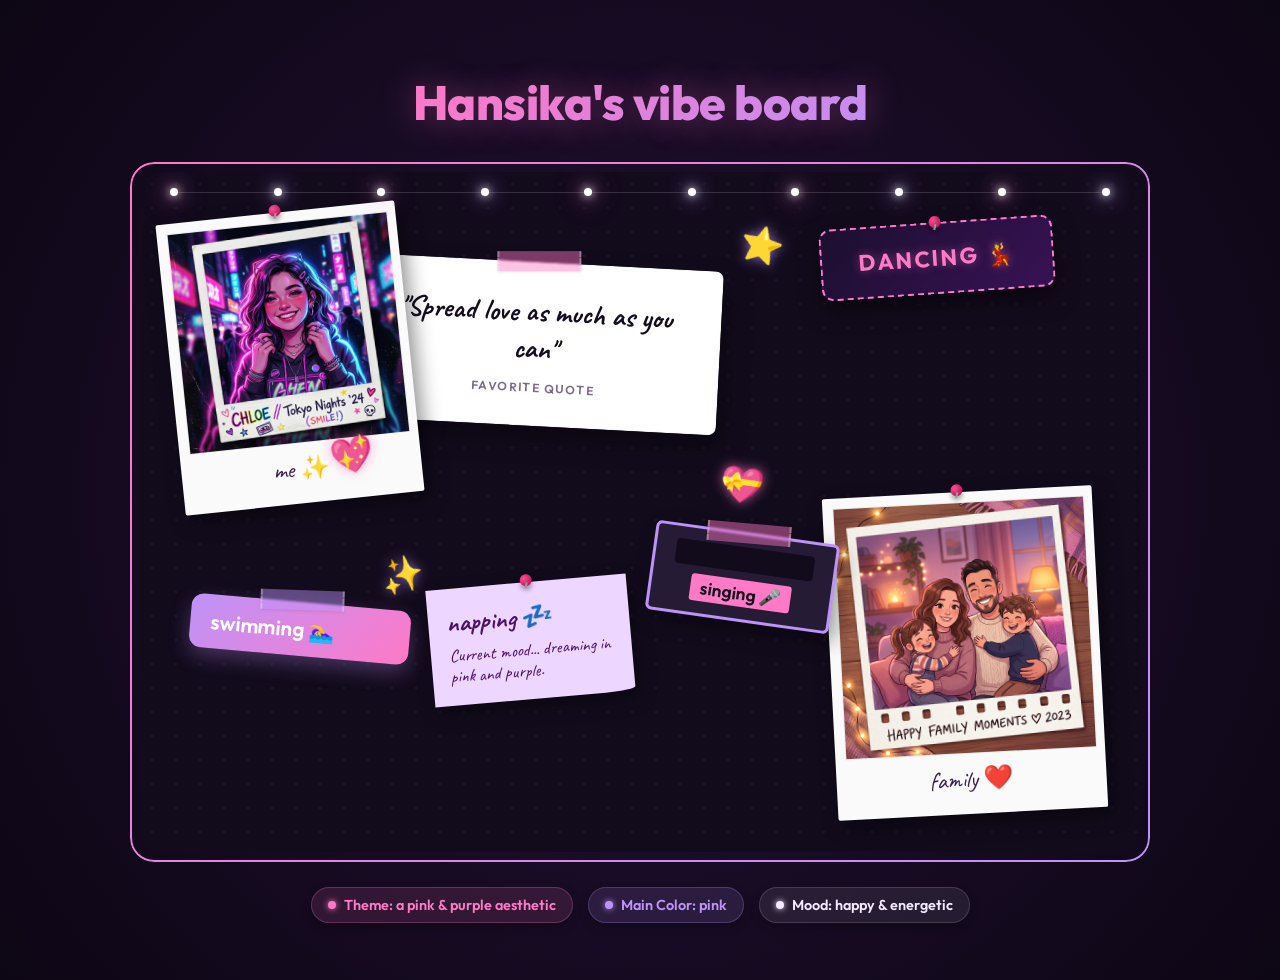
<file: index.html>
<!DOCTYPE html>
<html lang="en">
<head>
  <meta charset="UTF-8">
  <meta name="viewport" content="width=device-width, initial-scale=1.0">
  <title>Hansika's vibe board</title>
  <link rel="stylesheet" href="style.css">
</head>
<body>

  <h1>Hansika's vibe board</h1>

  <!-- Glow Line Border Container -->
  <div class="board-container">
    <div class="board-glow"></div>
    
    <div class="vibe-board">
      
      <!-- Fairy Lights Decoration -->
      <div class="fairy-lights">
        <span class="light"></span>
        <span class="light"></span>
        <span class="light"></span>
        <span class="light"></span>
        <span class="light"></span>
        <span class="light"></span>
        <span class="light"></span>
        <span class="light"></span>
        <span class="light"></span>
        <span class="light"></span>
      </div>

      <!-- PHOTO: Picture of Me (Polaroid) -->
      <div class="board-item polaroid" id="card-me">
        <div class="pushpin"></div>
        <img src="assets/me.png" alt="A picture of me">
        <div class="polaroid-caption">me ✨</div>
      </div>

      <!-- PHOTO: Picture of Family (Polaroid) -->
      <div class="board-item polaroid" id="card-family">
        <div class="pushpin"></div>
        <img src="assets/family.png" alt="My family">
        <div class="polaroid-caption">family ❤️</div>
      </div>

      <!-- QUOTE: Favorite Quote (Taped Card) -->
      <div class="board-item quote-card" id="card-quote">
        <div class="washi-tape"></div>
        <blockquote>"Spread love as much as you can"</blockquote>
        <div class="quote-author">Favorite Quote</div>
      </div>

      <!-- INTERESTS & DECORATIONS -->
      
      <!-- Swimming (Mini Poster) -->
      <div class="board-item interest-card swimming" id="interest-swimming">
        <div class="washi-tape washi-blue"></div>
        <h3>swimming 🏊‍♀️</h3>
      </div>

      <!-- Napping (Sticky Note) -->
      <div class="board-item sticky-note purple" id="interest-napping">
        <div class="pushpin"></div>
        <h3>napping 💤</h3>
        <p>Current mood... dreaming in pink and purple.</p>
      </div>

      <!-- Dancing (Retro Poster) -->
      <div class="board-item poster-card dancing" id="interest-dancing">
        <div class="pushpin"></div>
        <h3>dancing 💃</h3>
      </div>

      <!-- Singing (Cassette Tape Card) -->
      <div class="board-item cassette-card singing" id="interest-singing">
        <div class="washi-tape"></div>
        <div class="cassette-label">singing 🎤</div>
      </div>

      <!-- Stickers (Hearts and Stars) -->
      <div class="sticker sticker-heart" id="sticker-heart-1">💖</div>
      <div class="sticker sticker-star" id="sticker-star-1">⭐</div>
      <div class="sticker sticker-heart" id="sticker-heart-2">💝</div>
      <div class="sticker sticker-star" id="sticker-star-2">✨</div>

    </div>
  </div>

  <!-- Small Theme Labels below the board -->
  <div class="labels-container">
    <div class="theme-label">Theme: a pink & purple aesthetic</div>
    <div class="theme-label">Main Color: pink</div>
    <div class="theme-label">Mood: happy & energetic</div>
  </div>

</body>
</html>
</file>
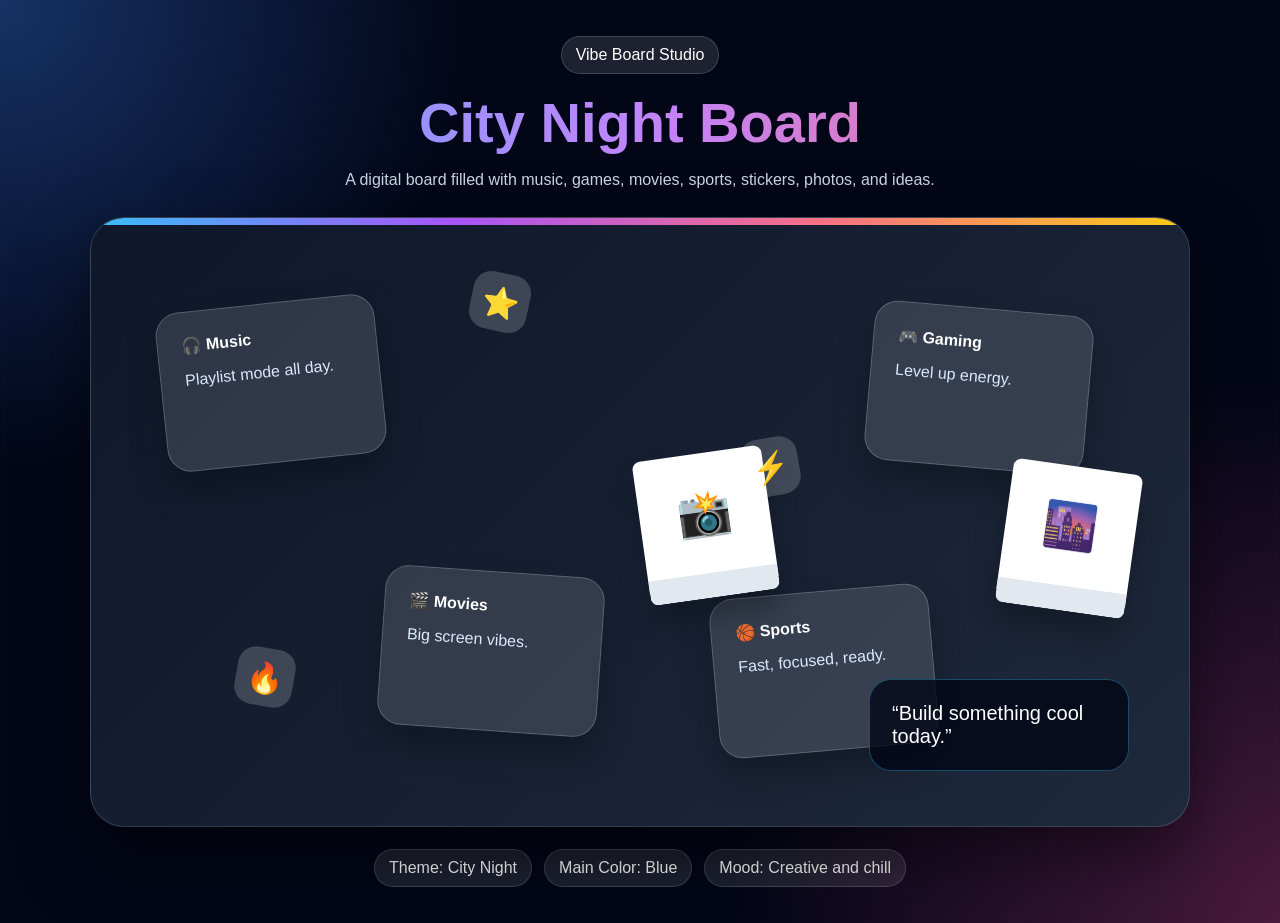
<file: examples/sample-board.html>
<!DOCTYPE html>
<html lang="en">
<head>
  <meta charset="UTF-8">
  <meta name="viewport" content="width=device-width, initial-scale=1.0">
  <title>Vibe Board Studio Sample</title>
  <link rel="stylesheet" href="sample-board.css">
</head>
<body>
  <main class="page">
    <header class="heading">
      <span>Vibe Board Studio</span>
      <h1>City Night Board</h1>
      <p>A digital board filled with music, games, movies, sports, stickers, photos, and ideas.</p>
    </header>

    <section class="board">
      <article class="card card-one"><b>🎧 Music</b><p>Playlist mode all day.</p></article>
      <article class="card card-two"><b>🎮 Gaming</b><p>Level up energy.</p></article>
      <article class="card card-three"><b>🎬 Movies</b><p>Big screen vibes.</p></article>
      <article class="card card-four"><b>🏀 Sports</b><p>Fast, focused, ready.</p></article>

      <div class="photo photo-one">📸</div>
      <div class="photo photo-two">🌆</div>

      <div class="sticker sticker-one">⭐</div>
      <div class="sticker sticker-two">⚡</div>
      <div class="sticker sticker-three">🔥</div>

      <blockquote>“Build something cool today.”</blockquote>
    </section>

    <footer>
      <span>Theme: City Night</span>
      <span>Main Color: Blue</span>
      <span>Mood: Creative and chill</span>
    </footer>
  </main>
</body>
</html>
</file>
<file: style.css>
@import url('https://fonts.googleapis.com/css2?family=Caveat:wght@700&family=Outfit:wght@400;600;800&display=swap');

body {
  font-family: 'Outfit', sans-serif;
  background: radial-gradient(circle at center, #231135 0%, #0d0614 100%);
  color: #f3e8ff;
  min-height: 100vh;
  margin: 0;
  padding: 40px 20px;
  display: flex;
  flex-direction: column;
  align-items: center;
  overflow-x: hidden;
}

h1 {
  font-size: 3rem;
  font-weight: 800;
  margin-bottom: 30px;
  background: linear-gradient(135deg, #ff79c6 0%, #bd93f9 100%);
  -webkit-background-clip: text;
  -webkit-text-fill-color: transparent;
  text-shadow: 0 0 35px rgba(255, 121, 198, 0.4);
  letter-spacing: -0.5px;
  text-align: center;
}

/* One Large Board Area Container */
.board-container {
  width: 100%;
  max-width: 1000px;
  position: relative;
  padding: 10px;
  border-radius: 24px;
}

/* Colorful glow line along the board */
.board-glow {
  position: absolute;
  top: 0; left: 0; right: 0; bottom: 0;
  border-radius: 24px;
  border: 2px solid transparent;
  background: linear-gradient(135deg, #ff79c6, #bd93f9) border-box;
  -webkit-mask: linear-gradient(#fff 0 0) padding-box, linear-gradient(#fff 0 0);
  -webkit-mask-composite: destination-out;
  mask-composite: exclude;
  pointer-events: none;
  box-shadow: 0 0 30px rgba(255, 121, 198, 0.35);
}

.vibe-board {
  position: relative;
  width: 100%;
  height: 680px;
  background-color: #120b1c;
  border-radius: 18px;
  overflow: hidden;
  background-image: 
    radial-gradient(rgba(255, 255, 255, 0.05) 1px, transparent 1px);
  background-size: 24px 24px;
}

/* Fairy Lights string across top */
.fairy-lights {
  position: absolute;
  top: 15px;
  left: 3%;
  right: 3%;
  height: 10px;
  display: flex;
  justify-content: space-between;
  align-items: center;
  z-index: 10;
  pointer-events: none;
}
.fairy-lights::before {
  content: '';
  position: absolute;
  top: 50%;
  left: 0;
  width: 100%;
  height: 1px;
  background: rgba(255, 255, 255, 0.15);
  z-index: -1;
}
.light {
  width: 8px;
  height: 8px;
  border-radius: 50%;
  background: #fff;
  box-shadow: 0 0 10px #fff, 0 0 20px #ff79c6, 0 0 30px #ff79c6;
}
.light:nth-child(even) {
  box-shadow: 0 0 10px #fff, 0 0 20px #bd93f9, 0 0 30px #bd93f9;
}

/* Collage Items Base class */
.board-item {
  position: absolute;
  transition: transform 0.3s cubic-bezier(0.175, 0.885, 0.32, 1.275), box-shadow 0.3s ease;
  user-select: none;
}

.board-item:hover {
  transform: scale(1.06) rotate(0deg) !important;
  box-shadow: 0 15px 35px rgba(0,0,0,0.6);
  z-index: 30 !important;
}

/* Pushpin Decoration */
.pushpin {
  position: absolute;
  top: -8px;
  left: 50%;
  transform: translateX(-50%);
  width: 12px;
  height: 12px;
  background: radial-gradient(circle at 4px 4px, #ff4d94, #aa0044);
  border-radius: 50%;
  box-shadow: 0 4px 4px rgba(0,0,0,0.3);
  z-index: 10;
}
.pushpin::after {
  content: '';
  position: absolute;
  top: 8px;
  left: 5px;
  width: 2px;
  height: 6px;
  background: #999;
  transform: rotate(15deg);
}

/* Washi Tape Decoration */
.washi-tape {
  position: absolute;
  top: -12px;
  left: 50%;
  transform: translateX(-50%) rotate(-3deg);
  width: 80px;
  height: 20px;
  background: rgba(255, 121, 198, 0.45);
  backdrop-filter: blur(1px);
  border-left: 2px dashed rgba(255,255,255,0.3);
  border-right: 2px dashed rgba(255,255,255,0.3);
  box-shadow: 0 1px 3px rgba(0,0,0,0.1);
  z-index: 10;
}
.washi-blue {
  background: rgba(189, 147, 249, 0.45);
}

/* Polaroids styling */
.polaroid {
  background: #fafafa;
  padding: 10px 10px 20px 10px;
  box-shadow: 5px 8px 20px rgba(0,0,0,0.45);
  border-radius: 2px;
  color: #2b2b2b;
}
.polaroid img {
  width: 100%;
  height: auto;
  border: 1px solid rgba(0,0,0,0.06);
  display: block;
}
.polaroid-caption {
  font-family: 'Caveat', cursive;
  font-size: 1.5rem;
  margin-top: 10px;
  text-align: center;
  color: #3b2054;
}

/* Sticky Note styling */
.sticky-note {
  padding: 18px;
  box-shadow: 4px 8px 18px rgba(0,0,0,0.35);
  font-family: 'Caveat', cursive;
  width: 160px;
  border-bottom-right-radius: 30px 4px;
}
.sticky-note h3 {
  margin: 0 0 6px 0;
  font-size: 1.6rem;
}
.sticky-note p {
  margin: 0;
  font-size: 1.1rem;
  line-height: 1.2;
}
.sticky-note.purple {
  background: #edd6ff;
  color: #4c116c;
}

/* Quote Card Styling */
.quote-card {
  background: #ffffff;
  color: #140d1f;
  padding: 30px 24px;
  border-radius: 8px;
  box-shadow: 6px 12px 25px rgba(0,0,0,0.4);
  font-family: 'Caveat', cursive;
  text-align: center;
  border: 1px solid rgba(0,0,0,0.05);
}
.quote-card blockquote {
  font-size: 1.8rem;
  margin: 0;
  line-height: 1.3;
  font-weight: 700;
}
.quote-card .quote-author {
  font-family: 'Outfit', sans-serif;
  font-size: 0.75rem;
  text-transform: uppercase;
  color: #7c6890;
  margin-top: 12px;
  font-weight: 600;
  letter-spacing: 1.5px;
}

/* Specific Interests & Cards Styling */
.interest-card.swimming {
  background: linear-gradient(135deg, #bd93f9, #ff79c6);
  padding: 14px 20px;
  border-radius: 12px;
  box-shadow: 0 8px 20px rgba(189,147,249,0.3);
  color: #fff;
}
.interest-card.swimming h3 {
  margin: 0;
  font-size: 1.3rem;
  font-weight: 600;
}

.poster-card.dancing {
  background: linear-gradient(135deg, #1c0f30, #381254);
  border: 2px dashed #ff79c6;
  border-radius: 12px;
  padding: 20px;
  color: #ff79c6;
  box-shadow: 0 10px 22px rgba(0,0,0,0.5);
  text-align: center;
}
.poster-card.dancing h3 {
  margin: 0;
  font-size: 1.4rem;
  text-transform: uppercase;
  letter-spacing: 2px;
  text-shadow: 0 0 10px rgba(255, 121, 198, 0.4);
}

.cassette-card.singing {
  background: #251b35;
  border: 3px solid #bd93f9;
  border-radius: 6px;
  padding: 12px;
  box-shadow: 6px 8px 20px rgba(0,0,0,0.4);
  color: #f3e8ff;
  display: flex;
  flex-direction: column;
  align-items: center;
  justify-content: center;
  position: relative;
}
.cassette-card.singing::before {
  content: '';
  width: 90%;
  height: 25px;
  background: #120b1c;
  border-radius: 4px;
  margin-bottom: 8px;
}
.cassette-label {
  font-size: 1.1rem;
  font-weight: 600;
  background: #ff79c6;
  color: #120b1c;
  padding: 2px 10px;
  border-radius: 3px;
}

/* Floating Stickers */
.sticker {
  position: absolute;
  z-index: 15;
  font-size: 2.2rem;
  cursor: pointer;
  transition: transform 0.2s cubic-bezier(0.175, 0.885, 0.32, 1.275);
}
.sticker:hover {
  transform: scale(1.3) rotate(0deg) !important;
  z-index: 25;
}
.sticker-heart {
  filter: drop-shadow(0 0 6px rgba(255, 121, 198, 0.7));
}
.sticker-star {
  filter: drop-shadow(0 0 6px rgba(189, 147, 249, 0.7));
}

/* Theme Labels Container */
.labels-container {
  display: flex;
  gap: 15px;
  margin-top: 25px;
  flex-wrap: wrap;
  justify-content: center;
}
.theme-label {
  background: rgba(255, 121, 198, 0.12);
  border: 1px solid rgba(255, 121, 198, 0.25);
  padding: 8px 16px;
  border-radius: 30px;
  font-size: 0.9rem;
  font-weight: 600;
  color: #ff79c6;
  box-shadow: 0 4px 10px rgba(0,0,0,0.25);
  display: flex;
  align-items: center;
  gap: 8px;
}
.theme-label::before {
  content: '';
  width: 8px;
  height: 8px;
  border-radius: 50%;
  background: #ff79c6;
  box-shadow: 0 0 6px #ff79c6;
}
.theme-label:nth-child(2) {
  background: rgba(189, 147, 249, 0.12);
  border: 1px solid rgba(189, 147, 249, 0.25);
  color: #bd93f9;
}
.theme-label:nth-child(2)::before {
  background: #bd93f9;
  box-shadow: 0 0 6px #bd93f9;
}
.theme-label:nth-child(3) {
  background: rgba(243, 232, 255, 0.08);
  border: 1px solid rgba(243, 232, 255, 0.15);
  color: #f3e8ff;
}
.theme-label:nth-child(3)::before {
  background: #f3e8ff;
  box-shadow: 0 0 6px #f3e8ff;
}

/* Absolute Positions & Rotations for Collage Layout */
#card-me {
  top: 40px;
  left: 3%;
  width: 220px;
  transform: rotate(-6deg);
  z-index: 5;
}

#card-family {
  top: 320px;
  left: 69%;
  width: 250px;
  transform: rotate(-3deg);
  z-index: 6;
}

#card-quote {
  top: 90px;
  left: 21%;
  width: 320px;
  transform: rotate(3deg);
  z-index: 4;
}

#interest-swimming {
  top: 430px;
  left: 5%;
  width: 180px;
  transform: rotate(5deg);
  z-index: 7;
}

#interest-napping {
  top: 410px;
  left: 29%;
  width: 165px;
  transform: rotate(-5deg);
  z-index: 5;
}

#interest-dancing {
  top: 50px;
  left: 68%;
  width: 190px;
  transform: rotate(-4deg);
  z-index: 3;
}

#interest-singing {
  top: 360px;
  left: 51%;
  width: 155px;
  transform: rotate(8deg);
  z-index: 8;
}

#sticker-heart-1 { top: 260px; left: 19%; transform: rotate(-12deg); z-index: 10; }
#sticker-star-1 { top: 50px; left: 60%; transform: rotate(15deg); z-index: 10; }
#sticker-heart-2 { top: 290px; left: 58%; transform: rotate(8deg); z-index: 10; }
#sticker-star-2 { top: 380px; left: 24%; transform: rotate(-15deg); z-index: 10; }

/* Responsive View: Stack items visually on smaller screens */
@media (max-width: 820px) {
  .vibe-board {
    height: auto;
    display: flex;
    flex-direction: column;
    gap: 35px;
    padding: 60px 20px 40px 20px;
    align-items: center;
    overflow: visible;
  }
  
  .board-item {
    position: static !important;
    width: 100% !important;
    max-width: 300px !important;
    transform: rotate(0deg) !important;
  }
  
  .board-item:hover {
    transform: scale(1.04) !important;
  }
  
  .sticker {
    display: none;
  }
}
</file>
<file: examples/sample-board.css>
* { box-sizing: border-box; }

body {
  margin: 0;
  font-family: Arial, sans-serif;
  background:
    radial-gradient(circle at top left, rgba(59,130,246,.35), transparent 30%),
    radial-gradient(circle at bottom right, rgba(236,72,153,.30), transparent 35%),
    #020617;
  color: white;
}

.page {
  width: min(1100px, 92%);
  margin: auto;
  padding: 36px 0;
}

.heading {
  text-align: center;
}

.heading span,
footer span {
  display: inline-block;
  padding: 9px 14px;
  border-radius: 999px;
  background: rgba(255,255,255,.11);
  border: 1px solid rgba(255,255,255,.16);
}

h1 {
  margin: 16px 0 8px;
  font-size: 56px;
  background: linear-gradient(90deg, #60a5fa, #c084fc, #fb7185);
  -webkit-background-clip: text;
  color: transparent;
}

.heading p { color: #cbd5e1; }

.board {
  position: relative;
  min-height: 610px;
  margin-top: 28px;
  border-radius: 34px;
  overflow: hidden;
  background: linear-gradient(135deg, #0f172a, #1e293b);
  border: 1px solid rgba(255,255,255,.15);
  box-shadow: 0 30px 70px rgba(0,0,0,.5);
}

.board::before {
  content: "";
  position: absolute;
  inset: 0 0 auto;
  height: 7px;
  background: linear-gradient(90deg, #38bdf8, #a855f7, #fb7185, #facc15);
}

.card {
  position: absolute;
  width: 220px;
  min-height: 160px;
  padding: 24px;
  border-radius: 24px;
  background: rgba(255,255,255,.13);
  border: 1px solid rgba(255,255,255,.2);
  box-shadow: 0 18px 34px rgba(0,0,0,.28);
  transition: .2s ease;
}

.card:hover { transform: translateY(-8px) rotate(0deg) scale(1.03); }
.card p { color: #dbeafe; }

.card-one { left: 70px; top: 85px; transform: rotate(-6deg); }
.card-two { right: 100px; top: 90px; transform: rotate(5deg); }
.card-three { left: 290px; bottom: 95px; transform: rotate(4deg); }
.card-four { right: 255px; bottom: 75px; transform: rotate(-5deg); }

.photo {
  position: absolute;
  display: grid;
  place-items: center;
  width: 130px;
  height: 145px;
  background: white;
  color: #020617;
  font-size: 44px;
  border-radius: 8px;
  border-bottom: 25px solid #e2e8f0;
  box-shadow: 0 18px 28px rgba(0,0,0,.28);
}

.photo-one { left: 550px; top: 235px; transform: rotate(-8deg); }
.photo-two { right: 55px; bottom: 215px; transform: rotate(8deg); }

.sticker {
  position: absolute;
  display: grid;
  place-items: center;
  width: 58px;
  height: 58px;
  border-radius: 18px;
  background: rgba(255,255,255,.18);
  font-size: 30px;
}

.sticker-one { left: 380px; top: 55px; transform: rotate(12deg); }
.sticker-two { right: 390px; top: 220px; transform: rotate(-10deg); }
.sticker-three { left: 145px; bottom: 120px; transform: rotate(10deg); }

blockquote {
  position: absolute;
  right: 60px;
  bottom: 55px;
  width: 260px;
  margin: 0;
  padding: 22px;
  border-radius: 22px;
  background: rgba(2,6,23,.78);
  border: 1px solid rgba(56,189,248,.35);
  font-size: 20px;
}

footer {
  display: flex;
  justify-content: center;
  flex-wrap: wrap;
  gap: 12px;
  margin-top: 22px;
}

@media (max-width: 800px) {
  h1 { font-size: 40px; }
  .board {
    min-height: auto;
    display: grid;
    gap: 16px;
    padding: 24px;
  }
  .card, .photo, .sticker, blockquote {
    position: static;
    width: 100%;
    transform: none;
  }
}
</file>
